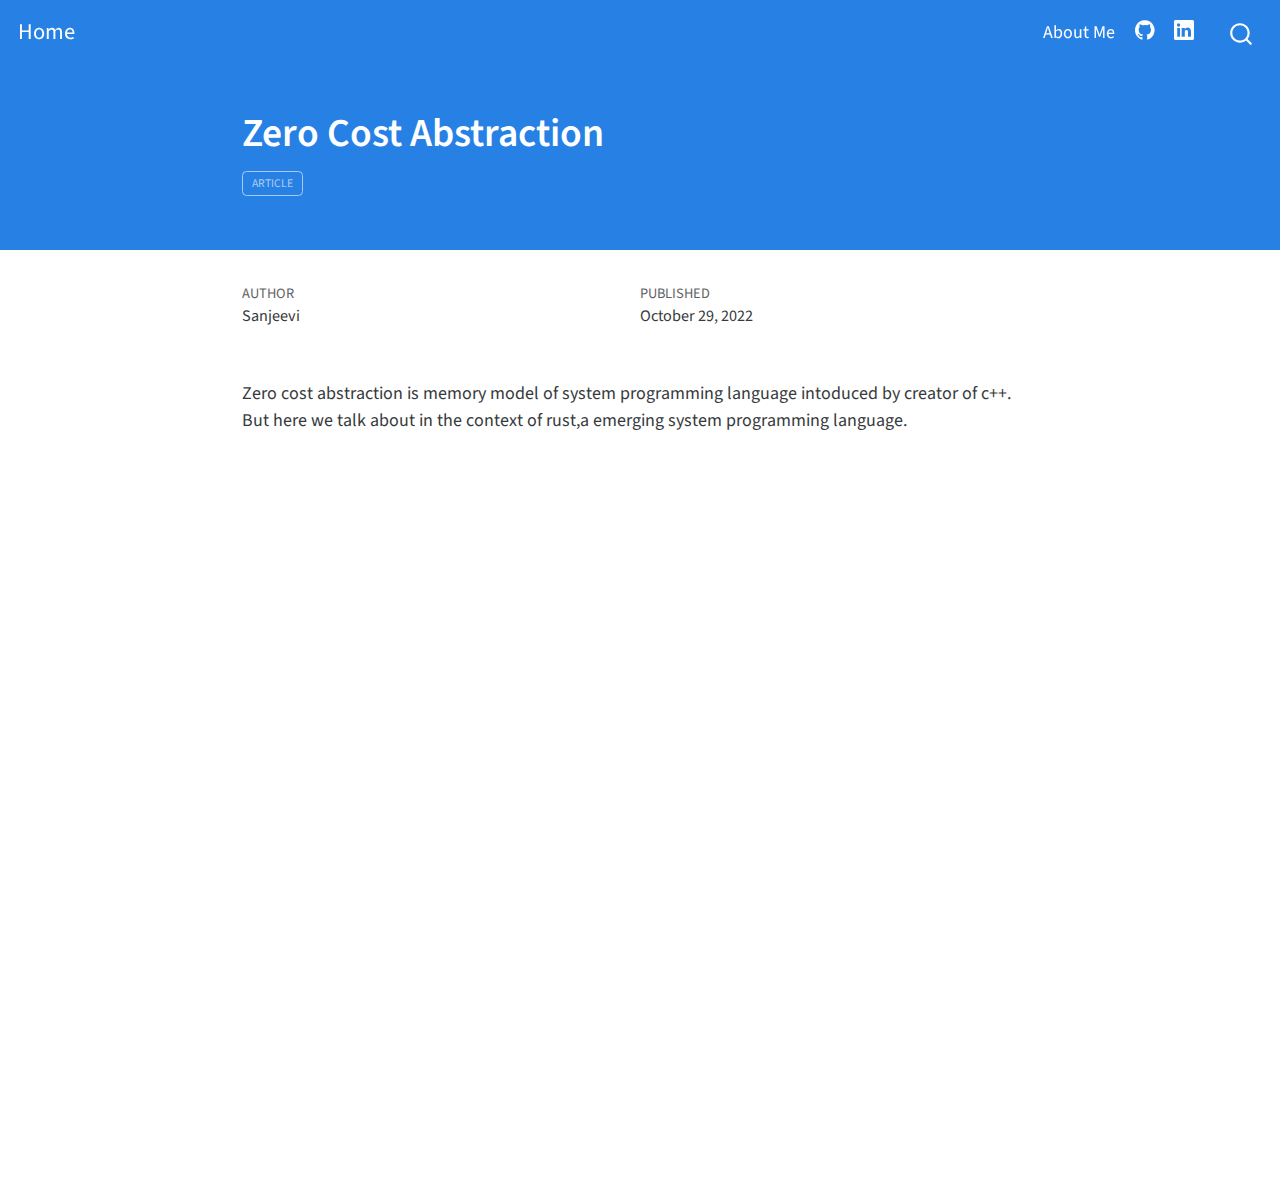
<file: docs/posts/post-with-code/index.html>
<!DOCTYPE html>
<html xmlns="http://www.w3.org/1999/xhtml" lang="en" xml:lang="en"><head>

<meta charset="utf-8">
<meta name="generator" content="quarto-1.2.247">

<meta name="viewport" content="width=device-width, initial-scale=1.0, user-scalable=yes">

<meta name="author" content="Sanjeevi">
<meta name="dcterms.date" content="2022-10-29">

<title>Home - Zero Cost Abstraction</title>
<style>
code{white-space: pre-wrap;}
span.smallcaps{font-variant: small-caps;}
div.columns{display: flex; gap: min(4vw, 1.5em);}
div.column{flex: auto; overflow-x: auto;}
div.hanging-indent{margin-left: 1.5em; text-indent: -1.5em;}
ul.task-list{list-style: none;}
ul.task-list li input[type="checkbox"] {
  width: 0.8em;
  margin: 0 0.8em 0.2em -1.6em;
  vertical-align: middle;
}
</style>


<script src="../../site_libs/quarto-nav/quarto-nav.js"></script>
<script src="../../site_libs/quarto-nav/headroom.min.js"></script>
<script src="../../site_libs/clipboard/clipboard.min.js"></script>
<script src="../../site_libs/quarto-search/autocomplete.umd.js"></script>
<script src="../../site_libs/quarto-search/fuse.min.js"></script>
<script src="../../site_libs/quarto-search/quarto-search.js"></script>
<meta name="quarto:offset" content="../../">
<script src="../../site_libs/quarto-html/quarto.js"></script>
<script src="../../site_libs/quarto-html/popper.min.js"></script>
<script src="../../site_libs/quarto-html/tippy.umd.min.js"></script>
<script src="../../site_libs/quarto-html/anchor.min.js"></script>
<link href="../../site_libs/quarto-html/tippy.css" rel="stylesheet">
<link href="../../site_libs/quarto-html/quarto-syntax-highlighting.css" rel="stylesheet" id="quarto-text-highlighting-styles">
<script src="../../site_libs/bootstrap/bootstrap.min.js"></script>
<link href="../../site_libs/bootstrap/bootstrap-icons.css" rel="stylesheet">
<link href="../../site_libs/bootstrap/bootstrap.min.css" rel="stylesheet" id="quarto-bootstrap" data-mode="light">
<script id="quarto-search-options" type="application/json">{
  "location": "navbar",
  "copy-button": false,
  "collapse-after": 3,
  "panel-placement": "end",
  "type": "overlay",
  "limit": 20,
  "language": {
    "search-no-results-text": "No results",
    "search-matching-documents-text": "matching documents",
    "search-copy-link-title": "Copy link to search",
    "search-hide-matches-text": "Hide additional matches",
    "search-more-match-text": "more match in this document",
    "search-more-matches-text": "more matches in this document",
    "search-clear-button-title": "Clear",
    "search-detached-cancel-button-title": "Cancel",
    "search-submit-button-title": "Submit"
  }
}</script>


<link rel="stylesheet" href="../../styles.css">
</head>

<body class="nav-fixed fullcontent">

<div id="quarto-search-results"></div>
  <header id="quarto-header" class="headroom fixed-top">
    <nav class="navbar navbar-expand-lg navbar-dark ">
      <div class="navbar-container container-fluid">
      <div class="navbar-brand-container">
    <a class="navbar-brand" href="../../index.html">
    <span class="navbar-title">Home</span>
    </a>
  </div>
          <button class="navbar-toggler" type="button" data-bs-toggle="collapse" data-bs-target="#navbarCollapse" aria-controls="navbarCollapse" aria-expanded="false" aria-label="Toggle navigation" onclick="if (window.quartoToggleHeadroom) { window.quartoToggleHeadroom(); }">
  <span class="navbar-toggler-icon"></span>
</button>
          <div class="collapse navbar-collapse" id="navbarCollapse">
            <ul class="navbar-nav navbar-nav-scroll ms-auto">
  <li class="nav-item">
    <a class="nav-link" href="../../about.html">
 <span class="menu-text">About Me</span></a>
  </li>  
  <li class="nav-item compact">
    <a class="nav-link" href="https://github.com/Sanjuvi/"><i class="bi bi-github" role="img">
</i> 
 <span class="menu-text"></span></a>
  </li>  
  <li class="nav-item compact">
    <a class="nav-link" href="https://www.linkedin.com/in/sanjeevi-%E0%AE%9A%E0%AE%9E%E0%AF%8D%E0%AE%9A%E0%AF%80%E0%AE%B5%E0%AE%BF-01a7b813b/"><i class="bi bi-linkedin" role="img">
</i> 
 <span class="menu-text"></span></a>
  </li>  
</ul>
              <div id="quarto-search" class="" title="Search"></div>
          </div> <!-- /navcollapse -->
      </div> <!-- /container-fluid -->
    </nav>
</header>
<!-- content -->
<header id="title-block-header" class="quarto-title-block default page-columns page-full">
  <div class="quarto-title-banner page-columns page-full">
    <div class="quarto-title column-body">
      <h1 class="title">Zero Cost Abstraction</h1>
                                <div class="quarto-categories">
                <div class="quarto-category">Article</div>
              </div>
                  </div>
  </div>
    
  
  <div class="quarto-title-meta">

      <div>
      <div class="quarto-title-meta-heading">Author</div>
      <div class="quarto-title-meta-contents">
               <p>Sanjeevi </p>
            </div>
    </div>
      
      <div>
      <div class="quarto-title-meta-heading">Published</div>
      <div class="quarto-title-meta-contents">
        <p class="date">October 29, 2022</p>
      </div>
    </div>
    
      
    </div>
    
  
  </header><div id="quarto-content" class="quarto-container page-columns page-rows-contents page-layout-article page-navbar">
<!-- sidebar -->
<!-- margin-sidebar -->
    
<!-- main -->
<main class="content quarto-banner-title-block" id="quarto-document-content">




<p>Zero cost abstraction is memory model of system programming language intoduced by creator of c++. But here we talk about in the context of rust,a emerging system programming language.</p>



</main> <!-- /main -->
<script id="quarto-html-after-body" type="application/javascript">
window.document.addEventListener("DOMContentLoaded", function (event) {
  const toggleBodyColorMode = (bsSheetEl) => {
    const mode = bsSheetEl.getAttribute("data-mode");
    const bodyEl = window.document.querySelector("body");
    if (mode === "dark") {
      bodyEl.classList.add("quarto-dark");
      bodyEl.classList.remove("quarto-light");
    } else {
      bodyEl.classList.add("quarto-light");
      bodyEl.classList.remove("quarto-dark");
    }
  }
  const toggleBodyColorPrimary = () => {
    const bsSheetEl = window.document.querySelector("link#quarto-bootstrap");
    if (bsSheetEl) {
      toggleBodyColorMode(bsSheetEl);
    }
  }
  toggleBodyColorPrimary();  
  const icon = "";
  const anchorJS = new window.AnchorJS();
  anchorJS.options = {
    placement: 'right',
    icon: icon
  };
  anchorJS.add('.anchored');
  const clipboard = new window.ClipboardJS('.code-copy-button', {
    target: function(trigger) {
      return trigger.previousElementSibling;
    }
  });
  clipboard.on('success', function(e) {
    // button target
    const button = e.trigger;
    // don't keep focus
    button.blur();
    // flash "checked"
    button.classList.add('code-copy-button-checked');
    var currentTitle = button.getAttribute("title");
    button.setAttribute("title", "Copied!");
    let tooltip;
    if (window.bootstrap) {
      button.setAttribute("data-bs-toggle", "tooltip");
      button.setAttribute("data-bs-placement", "left");
      button.setAttribute("data-bs-title", "Copied!");
      tooltip = new bootstrap.Tooltip(button, 
        { trigger: "manual", 
          customClass: "code-copy-button-tooltip",
          offset: [0, -8]});
      tooltip.show();    
    }
    setTimeout(function() {
      if (tooltip) {
        tooltip.hide();
        button.removeAttribute("data-bs-title");
        button.removeAttribute("data-bs-toggle");
        button.removeAttribute("data-bs-placement");
      }
      button.setAttribute("title", currentTitle);
      button.classList.remove('code-copy-button-checked');
    }, 1000);
    // clear code selection
    e.clearSelection();
  });
  function tippyHover(el, contentFn) {
    const config = {
      allowHTML: true,
      content: contentFn,
      maxWidth: 500,
      delay: 100,
      arrow: false,
      appendTo: function(el) {
          return el.parentElement;
      },
      interactive: true,
      interactiveBorder: 10,
      theme: 'quarto',
      placement: 'bottom-start'
    };
    window.tippy(el, config); 
  }
  const noterefs = window.document.querySelectorAll('a[role="doc-noteref"]');
  for (var i=0; i<noterefs.length; i++) {
    const ref = noterefs[i];
    tippyHover(ref, function() {
      // use id or data attribute instead here
      let href = ref.getAttribute('data-footnote-href') || ref.getAttribute('href');
      try { href = new URL(href).hash; } catch {}
      const id = href.replace(/^#\/?/, "");
      const note = window.document.getElementById(id);
      return note.innerHTML;
    });
  }
  const findCites = (el) => {
    const parentEl = el.parentElement;
    if (parentEl) {
      const cites = parentEl.dataset.cites;
      if (cites) {
        return {
          el,
          cites: cites.split(' ')
        };
      } else {
        return findCites(el.parentElement)
      }
    } else {
      return undefined;
    }
  };
  var bibliorefs = window.document.querySelectorAll('a[role="doc-biblioref"]');
  for (var i=0; i<bibliorefs.length; i++) {
    const ref = bibliorefs[i];
    const citeInfo = findCites(ref);
    if (citeInfo) {
      tippyHover(citeInfo.el, function() {
        var popup = window.document.createElement('div');
        citeInfo.cites.forEach(function(cite) {
          var citeDiv = window.document.createElement('div');
          citeDiv.classList.add('hanging-indent');
          citeDiv.classList.add('csl-entry');
          var biblioDiv = window.document.getElementById('ref-' + cite);
          if (biblioDiv) {
            citeDiv.innerHTML = biblioDiv.innerHTML;
          }
          popup.appendChild(citeDiv);
        });
        return popup.innerHTML;
      });
    }
  }
});
</script>
</div> <!-- /content -->



</body></html>
</file>
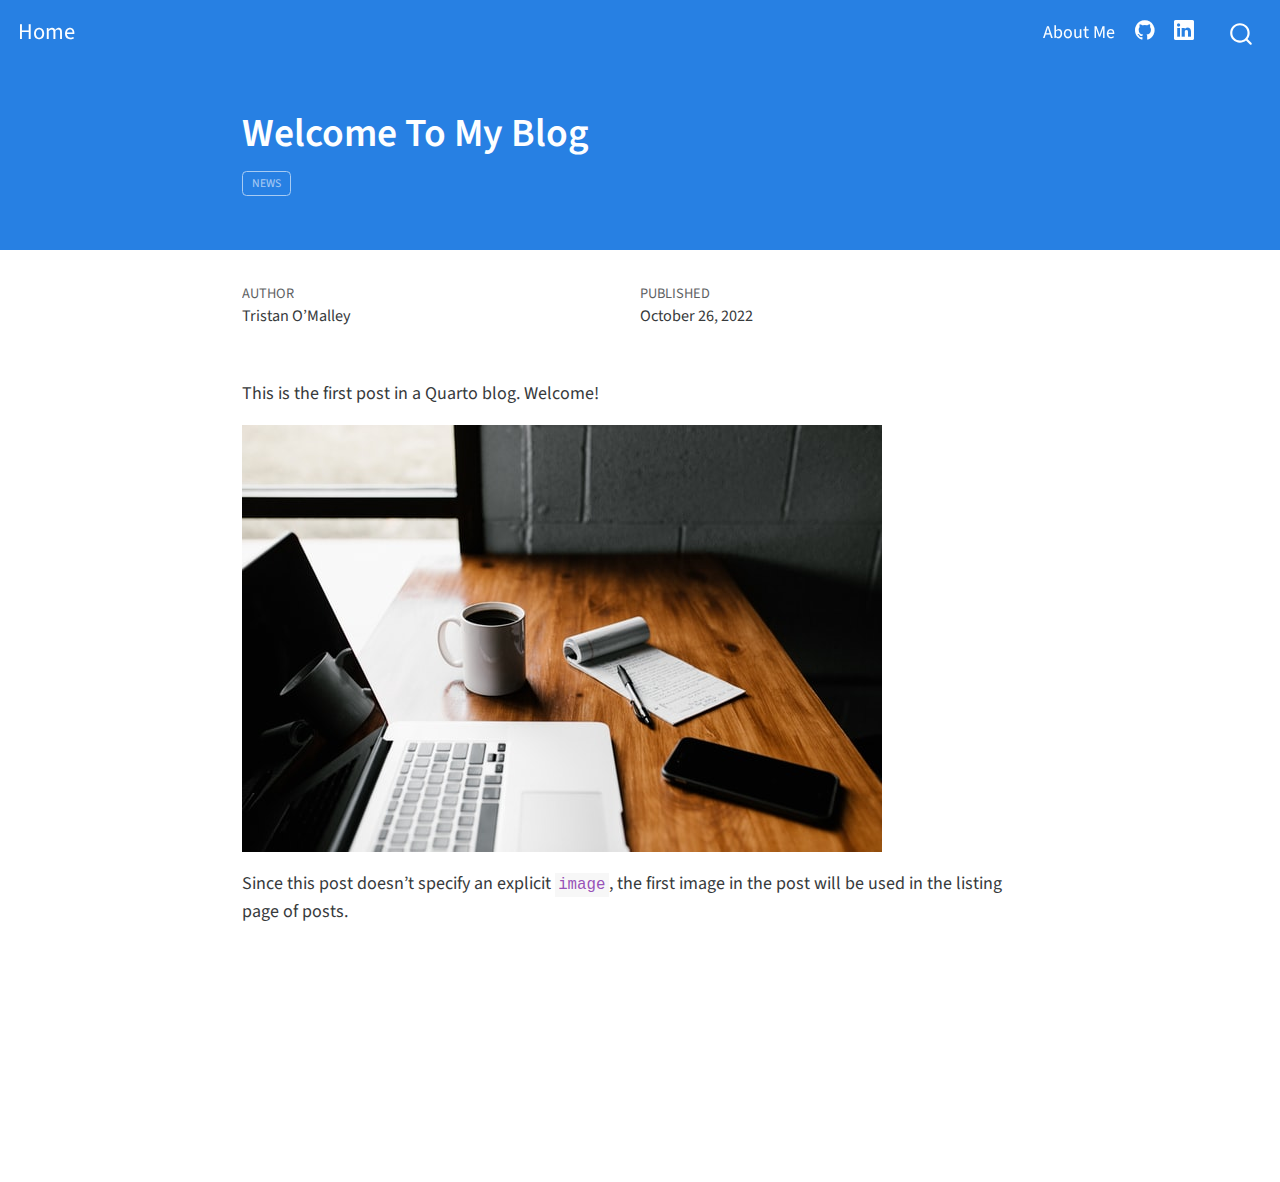
<file: docs/posts/welcome/index.html>
<!DOCTYPE html>
<html xmlns="http://www.w3.org/1999/xhtml" lang="en" xml:lang="en"><head>

<meta charset="utf-8">
<meta name="generator" content="quarto-1.2.247">

<meta name="viewport" content="width=device-width, initial-scale=1.0, user-scalable=yes">

<meta name="author" content="Tristan O’Malley">
<meta name="dcterms.date" content="2022-10-26">

<title>Home - Welcome To My Blog</title>
<style>
code{white-space: pre-wrap;}
span.smallcaps{font-variant: small-caps;}
div.columns{display: flex; gap: min(4vw, 1.5em);}
div.column{flex: auto; overflow-x: auto;}
div.hanging-indent{margin-left: 1.5em; text-indent: -1.5em;}
ul.task-list{list-style: none;}
ul.task-list li input[type="checkbox"] {
  width: 0.8em;
  margin: 0 0.8em 0.2em -1.6em;
  vertical-align: middle;
}
</style>


<script src="../../site_libs/quarto-nav/quarto-nav.js"></script>
<script src="../../site_libs/quarto-nav/headroom.min.js"></script>
<script src="../../site_libs/clipboard/clipboard.min.js"></script>
<script src="../../site_libs/quarto-search/autocomplete.umd.js"></script>
<script src="../../site_libs/quarto-search/fuse.min.js"></script>
<script src="../../site_libs/quarto-search/quarto-search.js"></script>
<meta name="quarto:offset" content="../../">
<script src="../../site_libs/quarto-html/quarto.js"></script>
<script src="../../site_libs/quarto-html/popper.min.js"></script>
<script src="../../site_libs/quarto-html/tippy.umd.min.js"></script>
<script src="../../site_libs/quarto-html/anchor.min.js"></script>
<link href="../../site_libs/quarto-html/tippy.css" rel="stylesheet">
<link href="../../site_libs/quarto-html/quarto-syntax-highlighting.css" rel="stylesheet" id="quarto-text-highlighting-styles">
<script src="../../site_libs/bootstrap/bootstrap.min.js"></script>
<link href="../../site_libs/bootstrap/bootstrap-icons.css" rel="stylesheet">
<link href="../../site_libs/bootstrap/bootstrap.min.css" rel="stylesheet" id="quarto-bootstrap" data-mode="light">
<script id="quarto-search-options" type="application/json">{
  "location": "navbar",
  "copy-button": false,
  "collapse-after": 3,
  "panel-placement": "end",
  "type": "overlay",
  "limit": 20,
  "language": {
    "search-no-results-text": "No results",
    "search-matching-documents-text": "matching documents",
    "search-copy-link-title": "Copy link to search",
    "search-hide-matches-text": "Hide additional matches",
    "search-more-match-text": "more match in this document",
    "search-more-matches-text": "more matches in this document",
    "search-clear-button-title": "Clear",
    "search-detached-cancel-button-title": "Cancel",
    "search-submit-button-title": "Submit"
  }
}</script>


<link rel="stylesheet" href="../../styles.css">
</head>

<body class="nav-fixed fullcontent">

<div id="quarto-search-results"></div>
  <header id="quarto-header" class="headroom fixed-top">
    <nav class="navbar navbar-expand-lg navbar-dark ">
      <div class="navbar-container container-fluid">
      <div class="navbar-brand-container">
    <a class="navbar-brand" href="../../index.html">
    <span class="navbar-title">Home</span>
    </a>
  </div>
          <button class="navbar-toggler" type="button" data-bs-toggle="collapse" data-bs-target="#navbarCollapse" aria-controls="navbarCollapse" aria-expanded="false" aria-label="Toggle navigation" onclick="if (window.quartoToggleHeadroom) { window.quartoToggleHeadroom(); }">
  <span class="navbar-toggler-icon"></span>
</button>
          <div class="collapse navbar-collapse" id="navbarCollapse">
            <ul class="navbar-nav navbar-nav-scroll ms-auto">
  <li class="nav-item">
    <a class="nav-link" href="../../about.html">
 <span class="menu-text">About Me</span></a>
  </li>  
  <li class="nav-item compact">
    <a class="nav-link" href="https://github.com/Sanjuvi/"><i class="bi bi-github" role="img">
</i> 
 <span class="menu-text"></span></a>
  </li>  
  <li class="nav-item compact">
    <a class="nav-link" href="https://www.linkedin.com/in/sanjeevi-%E0%AE%9A%E0%AE%9E%E0%AF%8D%E0%AE%9A%E0%AF%80%E0%AE%B5%E0%AE%BF-01a7b813b/"><i class="bi bi-linkedin" role="img">
</i> 
 <span class="menu-text"></span></a>
  </li>  
</ul>
              <div id="quarto-search" class="" title="Search"></div>
          </div> <!-- /navcollapse -->
      </div> <!-- /container-fluid -->
    </nav>
</header>
<!-- content -->
<header id="title-block-header" class="quarto-title-block default page-columns page-full">
  <div class="quarto-title-banner page-columns page-full">
    <div class="quarto-title column-body">
      <h1 class="title">Welcome To My Blog</h1>
                                <div class="quarto-categories">
                <div class="quarto-category">news</div>
              </div>
                  </div>
  </div>
    
  
  <div class="quarto-title-meta">

      <div>
      <div class="quarto-title-meta-heading">Author</div>
      <div class="quarto-title-meta-contents">
               <p>Tristan O’Malley </p>
            </div>
    </div>
      
      <div>
      <div class="quarto-title-meta-heading">Published</div>
      <div class="quarto-title-meta-contents">
        <p class="date">October 26, 2022</p>
      </div>
    </div>
    
      
    </div>
    
  
  </header><div id="quarto-content" class="quarto-container page-columns page-rows-contents page-layout-article page-navbar">
<!-- sidebar -->
<!-- margin-sidebar -->
    
<!-- main -->
<main class="content quarto-banner-title-block" id="quarto-document-content">




<p>This is the first post in a Quarto blog. Welcome!</p>
<p><img src="thumbnail.jpg" class="img-fluid"></p>
<p>Since this post doesn’t specify an explicit <code>image</code>, the first image in the post will be used in the listing page of posts.</p>



</main> <!-- /main -->
<script id="quarto-html-after-body" type="application/javascript">
window.document.addEventListener("DOMContentLoaded", function (event) {
  const toggleBodyColorMode = (bsSheetEl) => {
    const mode = bsSheetEl.getAttribute("data-mode");
    const bodyEl = window.document.querySelector("body");
    if (mode === "dark") {
      bodyEl.classList.add("quarto-dark");
      bodyEl.classList.remove("quarto-light");
    } else {
      bodyEl.classList.add("quarto-light");
      bodyEl.classList.remove("quarto-dark");
    }
  }
  const toggleBodyColorPrimary = () => {
    const bsSheetEl = window.document.querySelector("link#quarto-bootstrap");
    if (bsSheetEl) {
      toggleBodyColorMode(bsSheetEl);
    }
  }
  toggleBodyColorPrimary();  
  const icon = "";
  const anchorJS = new window.AnchorJS();
  anchorJS.options = {
    placement: 'right',
    icon: icon
  };
  anchorJS.add('.anchored');
  const clipboard = new window.ClipboardJS('.code-copy-button', {
    target: function(trigger) {
      return trigger.previousElementSibling;
    }
  });
  clipboard.on('success', function(e) {
    // button target
    const button = e.trigger;
    // don't keep focus
    button.blur();
    // flash "checked"
    button.classList.add('code-copy-button-checked');
    var currentTitle = button.getAttribute("title");
    button.setAttribute("title", "Copied!");
    let tooltip;
    if (window.bootstrap) {
      button.setAttribute("data-bs-toggle", "tooltip");
      button.setAttribute("data-bs-placement", "left");
      button.setAttribute("data-bs-title", "Copied!");
      tooltip = new bootstrap.Tooltip(button, 
        { trigger: "manual", 
          customClass: "code-copy-button-tooltip",
          offset: [0, -8]});
      tooltip.show();    
    }
    setTimeout(function() {
      if (tooltip) {
        tooltip.hide();
        button.removeAttribute("data-bs-title");
        button.removeAttribute("data-bs-toggle");
        button.removeAttribute("data-bs-placement");
      }
      button.setAttribute("title", currentTitle);
      button.classList.remove('code-copy-button-checked');
    }, 1000);
    // clear code selection
    e.clearSelection();
  });
  function tippyHover(el, contentFn) {
    const config = {
      allowHTML: true,
      content: contentFn,
      maxWidth: 500,
      delay: 100,
      arrow: false,
      appendTo: function(el) {
          return el.parentElement;
      },
      interactive: true,
      interactiveBorder: 10,
      theme: 'quarto',
      placement: 'bottom-start'
    };
    window.tippy(el, config); 
  }
  const noterefs = window.document.querySelectorAll('a[role="doc-noteref"]');
  for (var i=0; i<noterefs.length; i++) {
    const ref = noterefs[i];
    tippyHover(ref, function() {
      // use id or data attribute instead here
      let href = ref.getAttribute('data-footnote-href') || ref.getAttribute('href');
      try { href = new URL(href).hash; } catch {}
      const id = href.replace(/^#\/?/, "");
      const note = window.document.getElementById(id);
      return note.innerHTML;
    });
  }
  const findCites = (el) => {
    const parentEl = el.parentElement;
    if (parentEl) {
      const cites = parentEl.dataset.cites;
      if (cites) {
        return {
          el,
          cites: cites.split(' ')
        };
      } else {
        return findCites(el.parentElement)
      }
    } else {
      return undefined;
    }
  };
  var bibliorefs = window.document.querySelectorAll('a[role="doc-biblioref"]');
  for (var i=0; i<bibliorefs.length; i++) {
    const ref = bibliorefs[i];
    const citeInfo = findCites(ref);
    if (citeInfo) {
      tippyHover(citeInfo.el, function() {
        var popup = window.document.createElement('div');
        citeInfo.cites.forEach(function(cite) {
          var citeDiv = window.document.createElement('div');
          citeDiv.classList.add('hanging-indent');
          citeDiv.classList.add('csl-entry');
          var biblioDiv = window.document.getElementById('ref-' + cite);
          if (biblioDiv) {
            citeDiv.innerHTML = biblioDiv.innerHTML;
          }
          popup.appendChild(citeDiv);
        });
        return popup.innerHTML;
      });
    }
  }
});
</script>
</div> <!-- /content -->



</body></html>
</file>
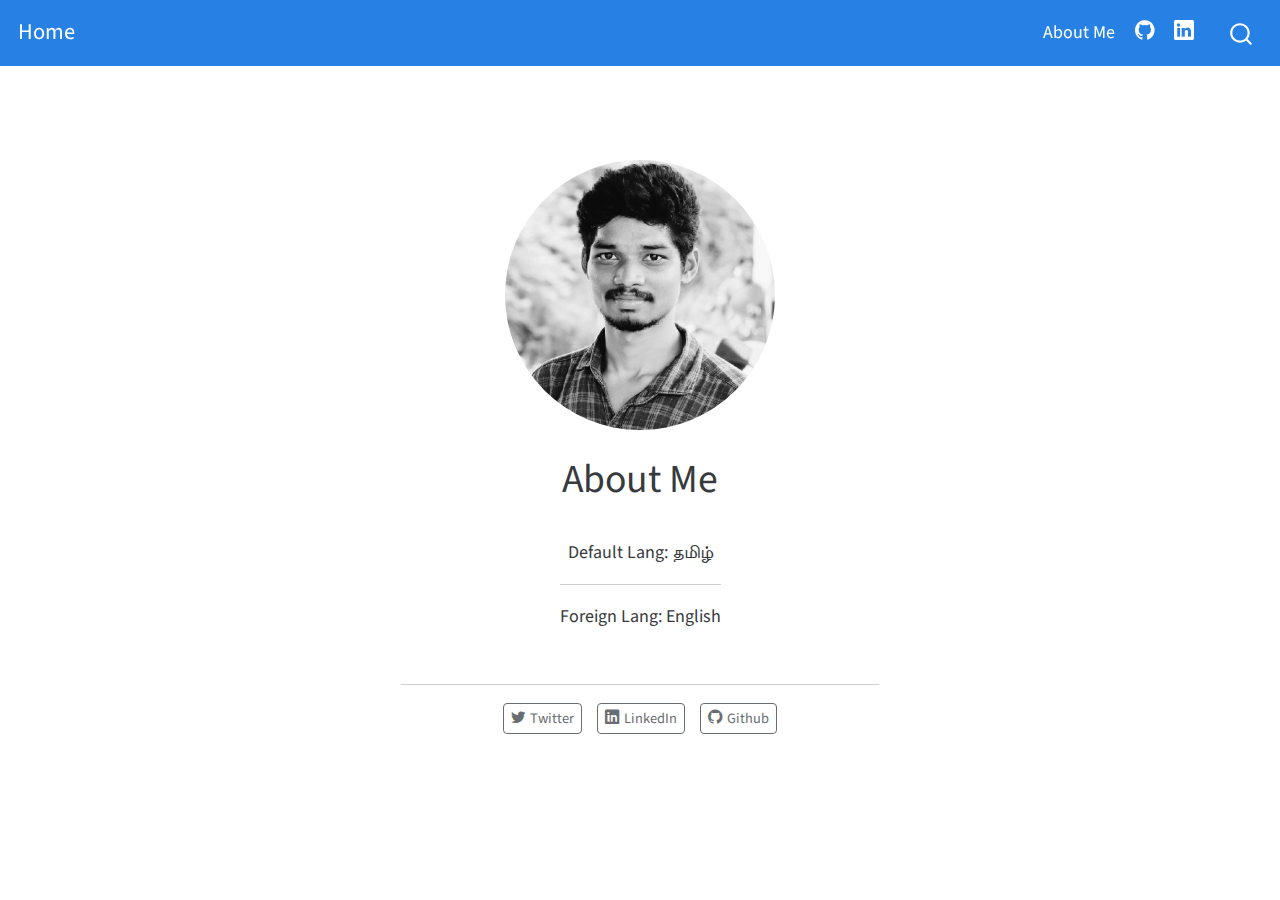
<file: docs/about.html>
<!DOCTYPE html>
<html xmlns="http://www.w3.org/1999/xhtml" lang="en" xml:lang="en"><head>

<meta charset="utf-8">
<meta name="generator" content="quarto-1.2.247">

<meta name="viewport" content="width=device-width, initial-scale=1.0, user-scalable=yes">


<title>Home - About Me</title>
<style>
code{white-space: pre-wrap;}
span.smallcaps{font-variant: small-caps;}
div.columns{display: flex; gap: min(4vw, 1.5em);}
div.column{flex: auto; overflow-x: auto;}
div.hanging-indent{margin-left: 1.5em; text-indent: -1.5em;}
ul.task-list{list-style: none;}
ul.task-list li input[type="checkbox"] {
  width: 0.8em;
  margin: 0 0.8em 0.2em -1.6em;
  vertical-align: middle;
}
</style>


<script src="site_libs/quarto-nav/quarto-nav.js"></script>
<script src="site_libs/quarto-nav/headroom.min.js"></script>
<script src="site_libs/clipboard/clipboard.min.js"></script>
<script src="site_libs/quarto-search/autocomplete.umd.js"></script>
<script src="site_libs/quarto-search/fuse.min.js"></script>
<script src="site_libs/quarto-search/quarto-search.js"></script>
<meta name="quarto:offset" content="./">
<script src="site_libs/quarto-html/quarto.js"></script>
<script src="site_libs/quarto-html/popper.min.js"></script>
<script src="site_libs/quarto-html/tippy.umd.min.js"></script>
<link href="site_libs/quarto-html/tippy.css" rel="stylesheet">
<link href="site_libs/quarto-html/quarto-syntax-highlighting.css" rel="stylesheet" id="quarto-text-highlighting-styles">
<script src="site_libs/bootstrap/bootstrap.min.js"></script>
<link href="site_libs/bootstrap/bootstrap-icons.css" rel="stylesheet">
<link href="site_libs/bootstrap/bootstrap.min.css" rel="stylesheet" id="quarto-bootstrap" data-mode="light">
<script id="quarto-search-options" type="application/json">{
  "location": "navbar",
  "copy-button": false,
  "collapse-after": 3,
  "panel-placement": "end",
  "type": "overlay",
  "limit": 20,
  "language": {
    "search-no-results-text": "No results",
    "search-matching-documents-text": "matching documents",
    "search-copy-link-title": "Copy link to search",
    "search-hide-matches-text": "Hide additional matches",
    "search-more-match-text": "more match in this document",
    "search-more-matches-text": "more matches in this document",
    "search-clear-button-title": "Clear",
    "search-detached-cancel-button-title": "Cancel",
    "search-submit-button-title": "Submit"
  }
}</script>


<link rel="stylesheet" href="styles.css">
</head>

<body class="nav-fixed fullcontent">

<div id="quarto-search-results"></div>
  <header id="quarto-header" class="headroom fixed-top">
    <nav class="navbar navbar-expand-lg navbar-dark ">
      <div class="navbar-container container-fluid">
      <div class="navbar-brand-container">
    <a class="navbar-brand" href="./index.html">
    <span class="navbar-title">Home</span>
    </a>
  </div>
          <button class="navbar-toggler" type="button" data-bs-toggle="collapse" data-bs-target="#navbarCollapse" aria-controls="navbarCollapse" aria-expanded="false" aria-label="Toggle navigation" onclick="if (window.quartoToggleHeadroom) { window.quartoToggleHeadroom(); }">
  <span class="navbar-toggler-icon"></span>
</button>
          <div class="collapse navbar-collapse" id="navbarCollapse">
            <ul class="navbar-nav navbar-nav-scroll ms-auto">
  <li class="nav-item">
    <a class="nav-link active" href="./about.html" aria-current="page">
 <span class="menu-text">About Me</span></a>
  </li>  
  <li class="nav-item compact">
    <a class="nav-link" href="https://github.com/Sanjuvi/"><i class="bi bi-github" role="img">
</i> 
 <span class="menu-text"></span></a>
  </li>  
  <li class="nav-item compact">
    <a class="nav-link" href="https://www.linkedin.com/in/sanjeevi-%E0%AE%9A%E0%AE%9E%E0%AF%8D%E0%AE%9A%E0%AF%80%E0%AE%B5%E0%AE%BF-01a7b813b/"><i class="bi bi-linkedin" role="img">
</i> 
 <span class="menu-text"></span></a>
  </li>  
</ul>
              <div id="quarto-search" class="" title="Search"></div>
          </div> <!-- /navcollapse -->
      </div> <!-- /container-fluid -->
    </nav>
</header>
<!-- content -->
<div id="quarto-content" class="quarto-container page-columns page-rows-contents page-layout-article page-navbar">
<!-- sidebar -->
<!-- margin-sidebar -->
    
<!-- main -->
<div class="quarto-about-jolla">
  <img src="profile.jpeg" class="about-image
  round " style="height: 15em; width: 15em;">
 <header id="title-block-header" class="quarto-title-block default">
<div class="quarto-title">
<h1 class="title">About Me</h1>
</div>
<div class="quarto-title-meta">
  </div>
</header><main class="content" id="quarto-document-content">
<p>Default Lang: தமிழ்</p>
<hr>
<p>Foreign Lang: English</p>


</main> 
  <hr class="about-sep">
   <div class="about-links">
  <a href="https://twitter.com/PySanjeevi/" class="about-link">
    <i class="bi bi-twitter"></i>
     <span class="about-link-text">Twitter</span>
  </a>
  <a href="https://www.linkedin.com/in/sanjeevi-%E0%AE%9A%E0%AE%9E%E0%AF%8D%E0%AE%9A%E0%AF%80%E0%AE%B5%E0%AE%BF-01a7b813b/" class="about-link">
    <i class="bi bi-linkedin"></i>
     <span class="about-link-text">LinkedIn</span>
  </a>
  <a href="https://github.com/Sanjuvi" class="about-link">
    <i class="bi bi-github"></i>
     <span class="about-link-text">Github</span>
  </a>
</div>
</div>
 <!-- /main -->
<script id="quarto-html-after-body" type="application/javascript">
window.document.addEventListener("DOMContentLoaded", function (event) {
  const toggleBodyColorMode = (bsSheetEl) => {
    const mode = bsSheetEl.getAttribute("data-mode");
    const bodyEl = window.document.querySelector("body");
    if (mode === "dark") {
      bodyEl.classList.add("quarto-dark");
      bodyEl.classList.remove("quarto-light");
    } else {
      bodyEl.classList.add("quarto-light");
      bodyEl.classList.remove("quarto-dark");
    }
  }
  const toggleBodyColorPrimary = () => {
    const bsSheetEl = window.document.querySelector("link#quarto-bootstrap");
    if (bsSheetEl) {
      toggleBodyColorMode(bsSheetEl);
    }
  }
  toggleBodyColorPrimary();  
  const clipboard = new window.ClipboardJS('.code-copy-button', {
    target: function(trigger) {
      return trigger.previousElementSibling;
    }
  });
  clipboard.on('success', function(e) {
    // button target
    const button = e.trigger;
    // don't keep focus
    button.blur();
    // flash "checked"
    button.classList.add('code-copy-button-checked');
    var currentTitle = button.getAttribute("title");
    button.setAttribute("title", "Copied!");
    let tooltip;
    if (window.bootstrap) {
      button.setAttribute("data-bs-toggle", "tooltip");
      button.setAttribute("data-bs-placement", "left");
      button.setAttribute("data-bs-title", "Copied!");
      tooltip = new bootstrap.Tooltip(button, 
        { trigger: "manual", 
          customClass: "code-copy-button-tooltip",
          offset: [0, -8]});
      tooltip.show();    
    }
    setTimeout(function() {
      if (tooltip) {
        tooltip.hide();
        button.removeAttribute("data-bs-title");
        button.removeAttribute("data-bs-toggle");
        button.removeAttribute("data-bs-placement");
      }
      button.setAttribute("title", currentTitle);
      button.classList.remove('code-copy-button-checked');
    }, 1000);
    // clear code selection
    e.clearSelection();
  });
  function tippyHover(el, contentFn) {
    const config = {
      allowHTML: true,
      content: contentFn,
      maxWidth: 500,
      delay: 100,
      arrow: false,
      appendTo: function(el) {
          return el.parentElement;
      },
      interactive: true,
      interactiveBorder: 10,
      theme: 'quarto',
      placement: 'bottom-start'
    };
    window.tippy(el, config); 
  }
  const noterefs = window.document.querySelectorAll('a[role="doc-noteref"]');
  for (var i=0; i<noterefs.length; i++) {
    const ref = noterefs[i];
    tippyHover(ref, function() {
      // use id or data attribute instead here
      let href = ref.getAttribute('data-footnote-href') || ref.getAttribute('href');
      try { href = new URL(href).hash; } catch {}
      const id = href.replace(/^#\/?/, "");
      const note = window.document.getElementById(id);
      return note.innerHTML;
    });
  }
  const findCites = (el) => {
    const parentEl = el.parentElement;
    if (parentEl) {
      const cites = parentEl.dataset.cites;
      if (cites) {
        return {
          el,
          cites: cites.split(' ')
        };
      } else {
        return findCites(el.parentElement)
      }
    } else {
      return undefined;
    }
  };
  var bibliorefs = window.document.querySelectorAll('a[role="doc-biblioref"]');
  for (var i=0; i<bibliorefs.length; i++) {
    const ref = bibliorefs[i];
    const citeInfo = findCites(ref);
    if (citeInfo) {
      tippyHover(citeInfo.el, function() {
        var popup = window.document.createElement('div');
        citeInfo.cites.forEach(function(cite) {
          var citeDiv = window.document.createElement('div');
          citeDiv.classList.add('hanging-indent');
          citeDiv.classList.add('csl-entry');
          var biblioDiv = window.document.getElementById('ref-' + cite);
          if (biblioDiv) {
            citeDiv.innerHTML = biblioDiv.innerHTML;
          }
          popup.appendChild(citeDiv);
        });
        return popup.innerHTML;
      });
    }
  }
});
</script>
</div> <!-- /content -->



</body></html>
</file>
<file: docs/site_libs/quarto-html/tippy.css>
.tippy-box[data-animation=fade][data-state=hidden]{opacity:0}[data-tippy-root]{max-width:calc(100vw - 10px)}.tippy-box{position:relative;background-color:#333;color:#fff;border-radius:4px;font-size:14px;line-height:1.4;white-space:normal;outline:0;transition-property:transform,visibility,opacity}.tippy-box[data-placement^=top]>.tippy-arrow{bottom:0}.tippy-box[data-placement^=top]>.tippy-arrow:before{bottom:-7px;left:0;border-width:8px 8px 0;border-top-color:initial;transform-origin:center top}.tippy-box[data-placement^=bottom]>.tippy-arrow{top:0}.tippy-box[data-placement^=bottom]>.tippy-arrow:before{top:-7px;left:0;border-width:0 8px 8px;border-bottom-color:initial;transform-origin:center bottom}.tippy-box[data-placement^=left]>.tippy-arrow{right:0}.tippy-box[data-placement^=left]>.tippy-arrow:before{border-width:8px 0 8px 8px;border-left-color:initial;right:-7px;transform-origin:center left}.tippy-box[data-placement^=right]>.tippy-arrow{left:0}.tippy-box[data-placement^=right]>.tippy-arrow:before{left:-7px;border-width:8px 8px 8px 0;border-right-color:initial;transform-origin:center right}.tippy-box[data-inertia][data-state=visible]{transition-timing-function:cubic-bezier(.54,1.5,.38,1.11)}.tippy-arrow{width:16px;height:16px;color:#333}.tippy-arrow:before{content:"";position:absolute;border-color:transparent;border-style:solid}.tippy-content{position:relative;padding:5px 9px;z-index:1}
</file>
<file: docs/site_libs/quarto-html/quarto-syntax-highlighting.css>
/* quarto syntax highlight colors */
:root {
  --quarto-hl-ot-color: #003B4F;
  --quarto-hl-at-color: #657422;
  --quarto-hl-ss-color: #20794D;
  --quarto-hl-an-color: #5E5E5E;
  --quarto-hl-fu-color: #4758AB;
  --quarto-hl-st-color: #20794D;
  --quarto-hl-cf-color: #003B4F;
  --quarto-hl-op-color: #5E5E5E;
  --quarto-hl-er-color: #AD0000;
  --quarto-hl-bn-color: #AD0000;
  --quarto-hl-al-color: #AD0000;
  --quarto-hl-va-color: #111111;
  --quarto-hl-bu-color: inherit;
  --quarto-hl-ex-color: inherit;
  --quarto-hl-pp-color: #AD0000;
  --quarto-hl-in-color: #5E5E5E;
  --quarto-hl-vs-color: #20794D;
  --quarto-hl-wa-color: #5E5E5E;
  --quarto-hl-do-color: #5E5E5E;
  --quarto-hl-im-color: #00769E;
  --quarto-hl-ch-color: #20794D;
  --quarto-hl-dt-color: #AD0000;
  --quarto-hl-fl-color: #AD0000;
  --quarto-hl-co-color: #5E5E5E;
  --quarto-hl-cv-color: #5E5E5E;
  --quarto-hl-cn-color: #8f5902;
  --quarto-hl-sc-color: #5E5E5E;
  --quarto-hl-dv-color: #AD0000;
  --quarto-hl-kw-color: #003B4F;
}

/* other quarto variables */
:root {
  --quarto-font-monospace: SFMono-Regular, Menlo, Monaco, Consolas, "Liberation Mono", "Courier New", monospace;
}

pre > code.sourceCode > span {
  color: #003B4F;
}

code span {
  color: #003B4F;
}

code.sourceCode > span {
  color: #003B4F;
}

div.sourceCode,
div.sourceCode pre.sourceCode {
  color: #003B4F;
}

code span.ot {
  color: #003B4F;
}

code span.at {
  color: #657422;
}

code span.ss {
  color: #20794D;
}

code span.an {
  color: #5E5E5E;
}

code span.fu {
  color: #4758AB;
}

code span.st {
  color: #20794D;
}

code span.cf {
  color: #003B4F;
}

code span.op {
  color: #5E5E5E;
}

code span.er {
  color: #AD0000;
}

code span.bn {
  color: #AD0000;
}

code span.al {
  color: #AD0000;
}

code span.va {
  color: #111111;
}

code span.pp {
  color: #AD0000;
}

code span.in {
  color: #5E5E5E;
}

code span.vs {
  color: #20794D;
}

code span.wa {
  color: #5E5E5E;
  font-style: italic;
}

code span.do {
  color: #5E5E5E;
  font-style: italic;
}

code span.im {
  color: #00769E;
}

code span.ch {
  color: #20794D;
}

code span.dt {
  color: #AD0000;
}

code span.fl {
  color: #AD0000;
}

code span.co {
  color: #5E5E5E;
}

code span.cv {
  color: #5E5E5E;
  font-style: italic;
}

code span.cn {
  color: #8f5902;
}

code span.sc {
  color: #5E5E5E;
}

code span.dv {
  color: #AD0000;
}

code span.kw {
  color: #003B4F;
}

.prevent-inlining {
  content: "</";
}

/*# sourceMappingURL=debc5d5d77c3f9108843748ff7464032.css.map */
</file>
<file: docs/styles.css>
/* css styles */
</file>
